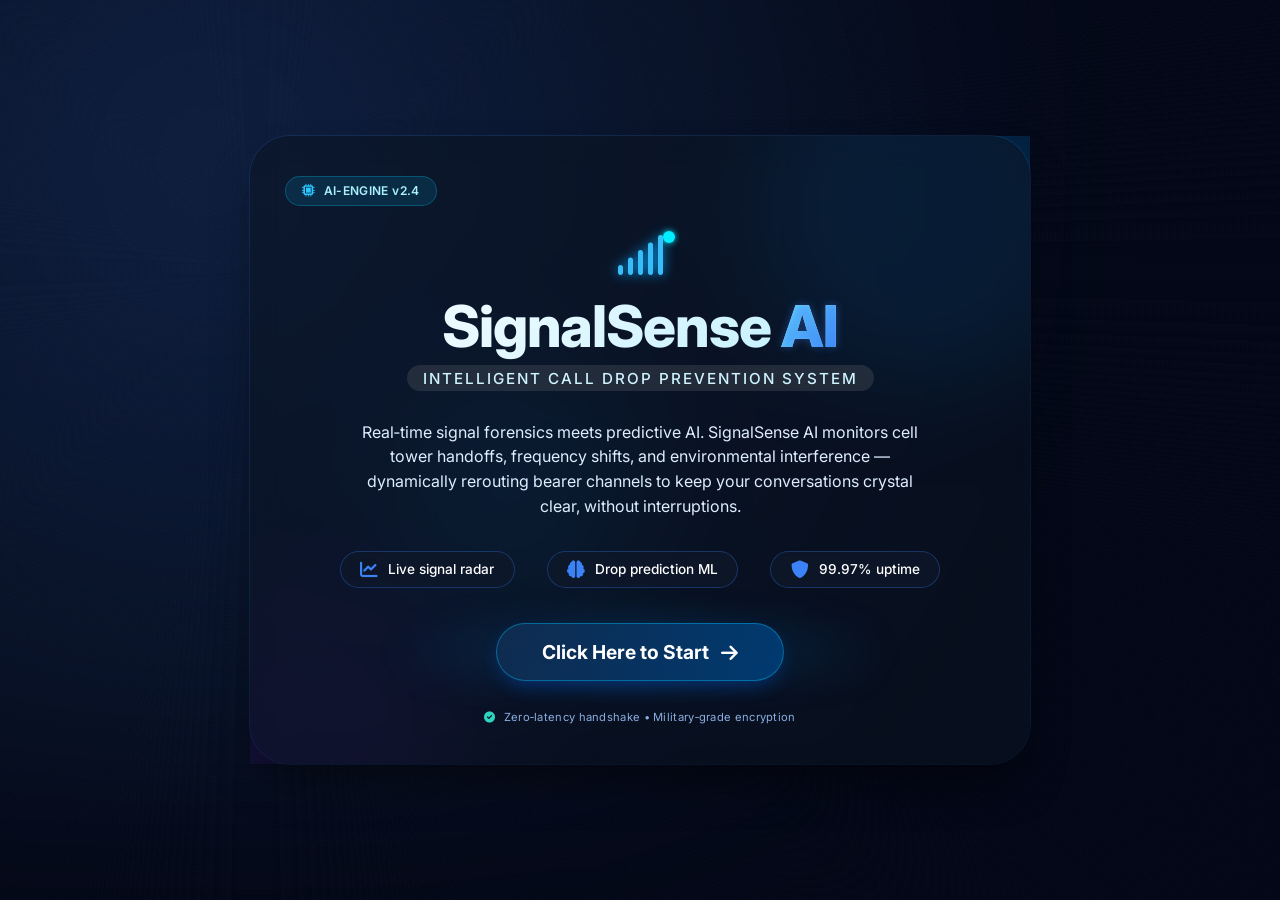
<file: Frontend/Index.html>
<!DOCTYPE html>
<html lang="en">
<head>
  <meta charset="UTF-8">
  <meta name="viewport" content="width=device-width, initial-scale=1.0, viewport-fit=cover">
  <title>SignalSense AI | Intelligent Call Drop Prevention</title>
  <!-- Google Fonts & Font Awesome -->
  <link href="https://fonts.googleapis.com/css2?family=Inter:opsz,wght@14..32,300;14..32,400;14..32,600;14..32,700;14..32,800&display=swap" rel="stylesheet">
  <link rel="stylesheet" href="https://cdnjs.cloudflare.com/ajax/libs/font-awesome/6.0.0-beta3/css/all.min.css">
  <link rel="stylesheet" href="Styles.css">
</head>
<body>
  <!-- animated background gradient mesh -->
  <div class="orb-bg"></div>
  <div class="noise-overlay"></div>

  <main class="hero">
    <div class="glass-card">
      <div class="badge">
        <i class="fas fa-microchip"></i> AI-ENGINE v2.4
      </div>
      <div class="title-section">
        <div class="signal-icon">
          <i class="fas fa-signal"></i>
          <span class="pulse-dot"></span>
        </div>
        <h1>SignalSense <span class="ai-glow">AI</span></h1>
        <p class="tagline">Intelligent call drop prevention system</p>
      </div>

      <div class="description">
        <p>Real‑time signal forensics meets predictive AI. SignalSense AI monitors cell tower handoffs, frequency shifts, and environmental interference — dynamically rerouting bearer channels to keep your conversations crystal clear, without interruptions.</p>
      </div>

      <div class="feature-grid">
        <div class="feature">
          <i class="fas fa-chart-line"></i>
          <span>Live signal radar</span>
        </div>
        <div class="feature">
          <i class="fas fa-brain"></i>
          <span>Drop prediction ML</span>
        </div>
        <div class="feature">
          <i class="fas fa-shield-alt"></i>
          <span>99.97% uptime</span>
        </div>
      </div>

      <div class="cta-wrapper">
        <button id="startButton" class="cta-button">
          <span>Click Here to Start</span>
          <i class="fas fa-arrow-right"></i>
        </button>
        <div class="button-glow"></div>
      </div>

      <div class="trust-note">
        <i class="fas fa-check-circle"></i> Zero‑latency handshake • Military‑grade encryption
      </div>
    </div>
    <div class="floating-shapes">
      <div class="shape shape-1"></div>
      <div class="shape shape-2"></div>
      <div class="shape shape-3"></div>
    </div>
  </main>

  <script src="Script.js"></script>
</body>
</html>
</file>
<file: Frontend/Styles.css>
/* ---------- RESET & GLOBAL ---------- */
* {
  margin: 0;
  padding: 0;
  box-sizing: border-box;
}

body {
  font-family: 'Inter', sans-serif;
  background: radial-gradient(circle at 10% 20%, #030712, #020617);
  min-height: 100vh;
  display: flex;
  align-items: center;
  justify-content: center;
  position: relative;
  overflow-x: hidden;
  color: #fff;
  padding: 1.5rem;
}

/* animated gradient orb background */
.orb-bg {
  position: fixed;
  top: -30%;
  left: -20%;
  width: 120%;
  height: 120%;
  background: radial-gradient(circle at 30% 40%, rgba(56, 128, 255, 0.2), rgba(2, 15, 30, 0) 70%);
  filter: blur(80px);
  z-index: 0;
  animation: slowDrift 22s infinite alternate ease-in-out;
}

.noise-overlay {
  position: fixed;
  top: 0;
  left: 0;
  width: 100%;
  height: 100%;
  background: repeating-radial-gradient(circle at 20% 30%, rgba(255,255,240,0.02) 0px, rgba(0,0,0,0.02) 2px);
  pointer-events: none;
  z-index: 1;
}

@keyframes slowDrift {
  0% { transform: translate(0, 0) scale(1); opacity: 0.7; }
  100% { transform: translate(4%, 6%) scale(1.08); opacity: 1; }
}

/* ------ main container ------ */
.hero {
  position: relative;
  z-index: 10;
  max-width: 780px;
  width: 100%;
  margin: 0 auto;
}

.glass-card {
  background: rgba(12, 20, 35, 0.55);
  backdrop-filter: blur(14px);
  border-radius: 2.5rem;
  padding: 2.5rem 2.2rem;
  box-shadow: 0 25px 45px -12px rgba(0, 0, 0, 0.5), 0 0 0 1px rgba(71, 151, 255, 0.15);
  transition: transform 0.3s ease, box-shadow 0.3s ease;
}

.glass-card:hover {
  transform: translateY(-4px);
  box-shadow: 0 32px 55px -16px rgba(0, 115, 255, 0.25), 0 0 0 1px rgba(0, 180, 255, 0.3);
}

/* badge */
.badge {
  display: inline-flex;
  align-items: center;
  gap: 0.5rem;
  background: rgba(0, 199, 255, 0.12);
  border: 1px solid rgba(0, 212, 255, 0.25);
  border-radius: 100px;
  padding: 0.4rem 1rem;
  font-size: 0.75rem;
  font-weight: 600;
  letter-spacing: 0.03em;
  color: #aaf0ff;
  margin-bottom: 1.8rem;
}

.badge i {
  font-size: 0.8rem;
  color: #2bc5ff;
}

/* title area */
.title-section {
  text-align: center;
  margin-bottom: 1.5rem;
}

.signal-icon {
  position: relative;
  display: inline-flex;
  justify-content: center;
  align-items: center;
  margin-bottom: 1rem;
}

.signal-icon i {
  font-size: 2.5rem;
  color: #38bdf8;
  filter: drop-shadow(0 0 6px #00a6ff);
}

.pulse-dot {
  position: absolute;
  top: -4px;
  right: -12px;
  width: 12px;
  height: 12px;
  background-color: #0ef;
  border-radius: 50%;
  box-shadow: 0 0 6px #0ef;
  animation: pulseRing 1.8s infinite;
}

@keyframes pulseRing {
  0% { transform: scale(0.8); opacity: 1; }
  70% { transform: scale(1.5); opacity: 0.3; }
  100% { transform: scale(0.8); opacity: 0.8; }
}

h1 {
  font-size: 3.6rem;
  font-weight: 800;
  letter-spacing: -0.02em;
  background: linear-gradient(135deg, #FFFFFF, #b2ecff);
  background-clip: text;
  -webkit-background-clip: text;
  color: transparent;
  margin-bottom: 0.3rem;
}

.ai-glow {
  background: linear-gradient(125deg, #6ee7ff, #3b82f6);
  background-clip: text;
  -webkit-background-clip: text;
  color: transparent;
  text-shadow: 0 0 8px rgba(59,130,246,0.4);
}

.tagline {
  font-size: 0.95rem;
  text-transform: uppercase;
  letter-spacing: 2px;
  font-weight: 500;
  background: rgba(255,255,245,0.1);
  display: inline-block;
  padding: 0.2rem 1rem;
  border-radius: 40px;
  backdrop-filter: blur(4px);
  color: #cff3ff;
}

.description {
  text-align: center;
  margin: 1.8rem 0 2rem;
  font-size: 1rem;
  line-height: 1.55;
  color: #deedff;
  font-weight: 400;
  max-width: 560px;
  margin-left: auto;
  margin-right: auto;
}

/* feature grid */
.feature-grid {
  display: flex;
  flex-wrap: wrap;
  justify-content: center;
  gap: 2rem;
  margin: 2rem 0 2.2rem;
}

.feature {
  display: flex;
  align-items: center;
  gap: 0.65rem;
  background: rgba(15, 25, 45, 0.6);
  padding: 0.55rem 1.2rem;
  border-radius: 60px;
  border: 1px solid rgba(59,130,246,0.3);
  backdrop-filter: blur(4px);
  font-weight: 500;
  font-size: 0.85rem;
  transition: all 0.2s ease;
}

.feature i {
  font-size: 1.1rem;
  color: #3b82f6;
}

.feature:hover {
  border-color: #00b4ff;
  background: rgba(59,130,246,0.2);
  transform: scale(1.02);
}

/* CTA BUTTON */
.cta-wrapper {
  position: relative;
  display: flex;
  justify-content: center;
  margin: 1.8rem 0 1.2rem;
}

.cta-button {
  background: linear-gradient(105deg, #0f2b4f, #003a70);
  border: none;
  padding: 1rem 2.8rem;
  border-radius: 60px;
  font-size: 1.2rem;
  font-weight: 700;
  font-family: 'Inter', sans-serif;
  color: white;
  display: inline-flex;
  align-items: center;
  gap: 0.8rem;
  cursor: pointer;
  transition: all 0.25s ease;
  box-shadow: 0 8px 20px -6px rgba(0, 100, 255, 0.4);
  border: 1px solid rgba(0, 196, 255, 0.4);
  z-index: 2;
  backdrop-filter: blur(2px);
}

.cta-button i {
  font-size: 1.2rem;
  transition: transform 0.2s;
}

.cta-button:hover {
  background: linear-gradient(105deg, #15496b, #0057a3);
  box-shadow: 0 12px 28px -8px #0080ff80;
  gap: 1rem;
  border-color: #3b9eff;
}

.cta-button:hover i {
  transform: translateX(6px);
}

.button-glow {
  position: absolute;
  width: 94%;
  height: 100%;
  background: radial-gradient(circle, rgba(0,160,255,0.4), transparent 75%);
  filter: blur(18px);
  border-radius: 60px;
  opacity: 0.5;
  pointer-events: none;
  transition: opacity 0.3s;
  top: 0;
  left: 3%;
}

.cta-wrapper:hover .button-glow {
  opacity: 0.85;
}

.trust-note {
  text-align: center;
  font-size: 0.7rem;
  margin-top: 1.8rem;
  color: #8aaee0;
  display: flex;
  justify-content: center;
  align-items: center;
  gap: 8px;
  letter-spacing: 0.3px;
}

.trust-note i {
  font-size: 0.7rem;
  color: #2dd4bf;
}

/* floating abstract shapes */
.floating-shapes {
  position: absolute;
  top: 0;
  left: 0;
  width: 100%;
  height: 100%;
  overflow: hidden;
  z-index: -1;
  pointer-events: none;
}

.shape {
  position: absolute;
  background: radial-gradient(circle, rgba(56, 189, 248, 0.2), transparent);
  border-radius: 50%;
  filter: blur(50px);
}

.shape-1 {
  width: 350px;
  height: 350px;
  top: -100px;
  right: -80px;
  background: rgba(0, 150, 255, 0.2);
  animation: floatBlob 18s infinite alternate;
}

.shape-2 {
  width: 280px;
  height: 280px;
  bottom: -100px;
  left: -70px;
  background: rgba(76, 29, 149, 0.25);
  filter: blur(70px);
  animation: floatBlob2 22s infinite alternate;
}

.shape-3 {
  width: 220px;
  height: 220px;
  top: 40%;
  left: 20%;
  background: rgba(2, 132, 199, 0.18);
  filter: blur(65px);
  animation: floatBlob3 19s infinite alternate;
}

@keyframes floatBlob {
  0% { transform: translate(0,0) scale(1); opacity: 0.3; }
  100% { transform: translate(40px, 30px) scale(1.2); opacity: 0.6; }
}
@keyframes floatBlob2 {
  0% { transform: translate(0,0) scale(1); opacity: 0.25; }
  100% { transform: translate(-35px, -40px) scale(1.3); opacity: 0.5; }
}
@keyframes floatBlob3 {
  0% { transform: translate(0,0) scale(1); }
  100% { transform: translate(20px, -20px) scale(1.15); }
}

/* responsive */
@media (max-width: 550px) {
  .glass-card {
    padding: 1.8rem 1.2rem;
  }
  h1 {
    font-size: 2.4rem;
  }
  .feature-grid {
    gap: 1rem;
  }
  .feature {
    padding: 0.4rem 0.9rem;
    font-size: 0.7rem;
  }
  .cta-button {
    padding: 0.75rem 1.8rem;
    font-size: 1rem;
  }
  .badge {
    font-size: 0.65rem;
  }
  .description {
    font-size: 0.9rem;
  }
}
</file>
